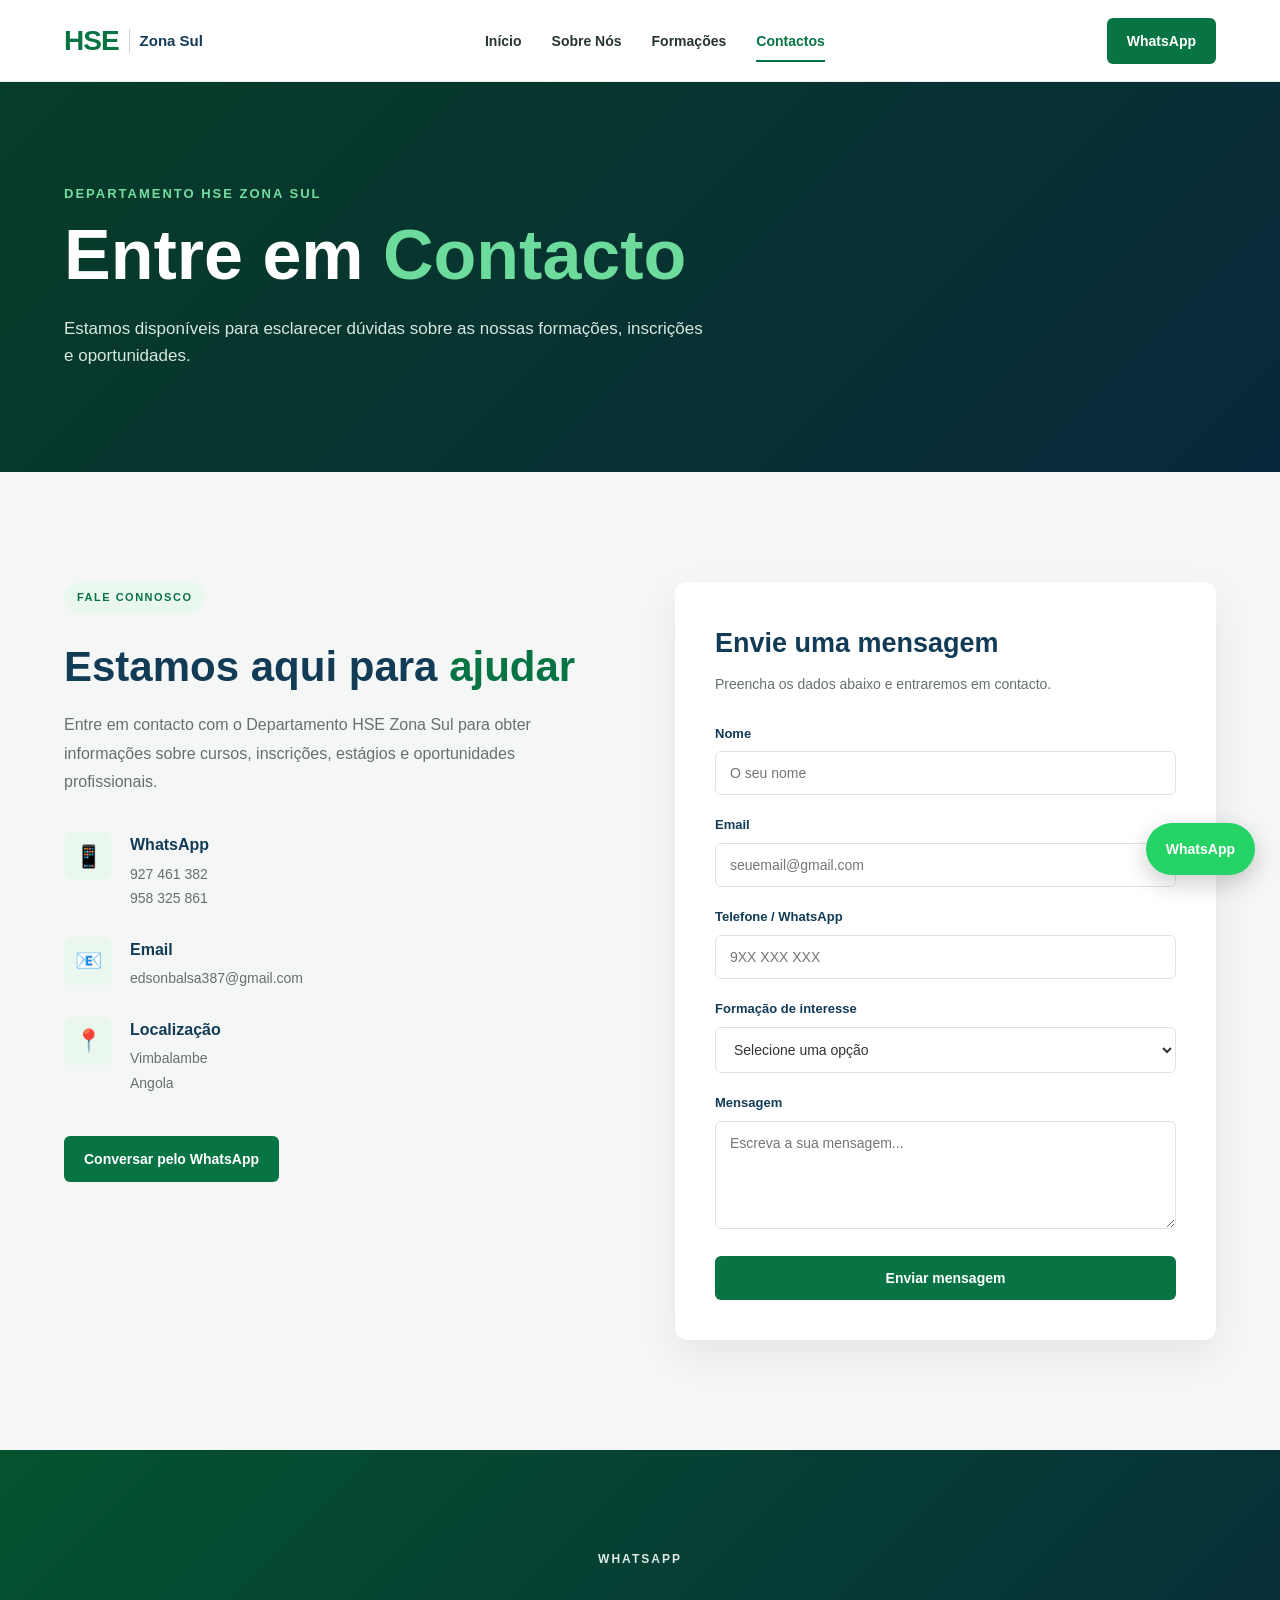
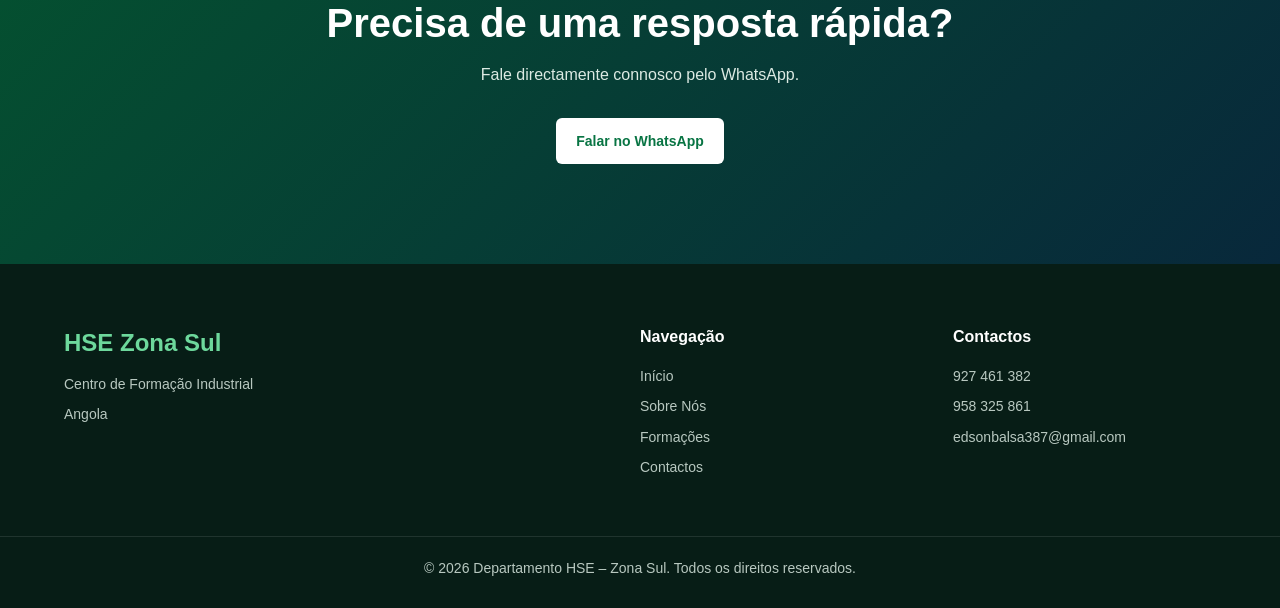
<file: contactos.html>
<!DOCTYPE html>
<html lang="pt">
<head>
    <meta charset="UTF-8">

    <meta name="viewport"
          content="width=device-width, initial-scale=1.0">

    <meta name="description"
          content="Entre em contacto com o Departamento HSE Zona Sul - Angola.">

    <title>Contactos | Departamento HSE Zona Sul</title>

    <link rel="stylesheet" href="style.css">
</head>

<body>

<!-- HEADER -->

<header class="header">

    <div class="container header-container">

        <a href="index.html" class="logo">
            <span class="logo-main">HSE</span>
            <span class="logo-sub">Zona Sul</span>
        </a>

        <nav class="nav" id="mainNav">

            <a href="index.html">
                Início
            </a>

            <a href="sobre.html">
                Sobre Nós
            </a>

            <a href="cursos.html">
                Formações
            </a>

            <a href="contactos.html" class="active">
                Contactos
            </a>

        </nav>

        <a href="#" class="btn-whatsapp header-whatsapp">
            WhatsApp
        </a>

        <button class="menu-toggle"
                id="menuToggle"
                aria-label="Abrir menu">
            ☰
        </button>

    </div>

</header>


<main>

    <!-- HERO -->

    <section class="page-hero">

        <div class="container">

            <p class="page-label">
                DEPARTAMENTO HSE ZONA SUL
            </p>

            <h1>
                Entre em
                <span>Contacto</span>
            </h1>

            <p>
                Estamos disponíveis para esclarecer
                dúvidas sobre as nossas formações,
                inscrições e oportunidades.
            </p>

        </div>

    </section>


    <!-- CONTACTOS -->

    <section class="contact-section">

        <div class="container contact-grid">


            <!-- INFORMAÇÕES -->

            <div class="contact-info">

                <span class="formation-tag">
                    FALE CONNOSCO
                </span>

                <h2>
                    Estamos aqui para
                    <span>ajudar</span>
                </h2>

                <p>
                    Entre em contacto com o Departamento
                    HSE Zona Sul para obter informações
                    sobre cursos, inscrições, estágios
                    e oportunidades profissionais.
                </p>


                <div class="contact-item">

                    <div class="contact-icon">
                        📱
                    </div>

                    <div>

                        <strong>
                            WhatsApp
                        </strong>

                        <p>
                            927 461 382
                        </p>

                        <p>
                            958 325 861
                        </p>

                    </div>

                </div>


                <div class="contact-item">

                    <div class="contact-icon">
                        📧
                    </div>

                    <div>

                        <strong>
                            Email
                        </strong>

                        <p>
                            edsonbalsa387@gmail.com
                        </p>

                    </div>

                </div>


                <div class="contact-item">

                    <div class="contact-icon">
                        📍
                    </div>

                    <div>

                        <strong>
                            Localização
                        </strong>

                        <p>
                            Vimbalambe
                        </p>

                        <p>
                            Angola
                        </p>

                    </div>

                </div>


                <a href="#"
                   class="btn-whatsapp contact-whatsapp">

                    Conversar pelo WhatsApp

                </a>

            </div>


            <!-- FORMULÁRIO -->

            <div class="contact-form-box">

                <h3>
                    Envie uma mensagem
                </h3>

                <p>
                    Preencha os dados abaixo e
                    entraremos em contacto.
                </p>


                <form id="contactForm">

                    <div class="form-group">

                        <label for="name">
                            Nome
                        </label>

                        <input
                            type="text"
                            id="name"
                            placeholder="O seu nome"
                            required>

                    </div>


                    <div class="form-group">

                        <label for="email">
                            Email
                        </label>

                        <input
                            type="email"
                            id="email"
                            placeholder="seuemail@gmail.com"
                            required>

                    </div>


                    <div class="form-group">

                        <label for="phone">
                            Telefone / WhatsApp
                        </label>

                        <input
                            type="tel"
                            id="phone"
                            placeholder="9XX XXX XXX">

                    </div>


                    <div class="form-group">

                        <label for="course">
                            Formação de interesse
                        </label>

                        <select id="course">

                            <option value="">
                                Selecione uma opção
                            </option>

                            <option>
                                Tubista
                            </option>

                            <option>
                                Gruista
                            </option>

                            <option>
                                Mecânica
                            </option>

                            <option>
                                Eletromecânica
                            </option>

                            <option>
                                Soldadura
                            </option>

                            <option>
                                HST
                            </option>

                            <option>
                                Formação Offshore
                            </option>

                            <option>
                                Outra
                            </option>

                        </select>

                    </div>


                    <div class="form-group">

                        <label for="message">
                            Mensagem
                        </label>

                        <textarea
                            id="message"
                            rows="5"
                            placeholder="Escreva a sua mensagem..."
                            required></textarea>

                    </div>


                    <button
                        type="submit"
                        class="form-submit">

                        Enviar mensagem

                    </button>

                </form>

            </div>

        </div>

    </section>


    <!-- CTA -->

    <section class="cta">

        <div class="container">

            <p class="cta-label">
                WHATSAPP
            </p>

            <h2>
                Precisa de uma resposta rápida?
            </h2>

            <p>
                Fale directamente connosco pelo WhatsApp.
            </p>

            <a href="#"
               class="btn-whatsapp">

                Falar no WhatsApp

            </a>

        </div>

    </section>

</main>


<!-- FOOTER -->

<footer class="footer">

    <div class="container footer-grid">

        <div>

            <h3>
                HSE Zona Sul
            </h3>

            <p>
                Centro de Formação Industrial
            </p>

            <p>
                Angola
            </p>

        </div>


        <div>

            <h4>
                Navegação
            </h4>

            <a href="index.html">
                Início
            </a>

            <a href="sobre.html">
                Sobre Nós
            </a>

            <a href="cursos.html">
                Formações
            </a>

            <a href="contactos.html">
                Contactos
            </a>

        </div>


        <div>

            <h4>
                Contactos
            </h4>

            <p>
                927 461 382
            </p>

            <p>
                958 325 861
            </p>

            <p>
                edsonbalsa387@gmail.com
            </p>

        </div>

    </div>


    <div class="copyright">

        <p>
            © 2026 Departamento HSE – Zona Sul.
            Todos os direitos reservados.
        </p>

    </div>

</footer>


<!-- WHATSAPP FLUTUANTE -->

<a href="#"
   class="whatsapp-floating">

    WhatsApp

</a>


<script src="javascript.js"></script>

</body>
</html>
</file>
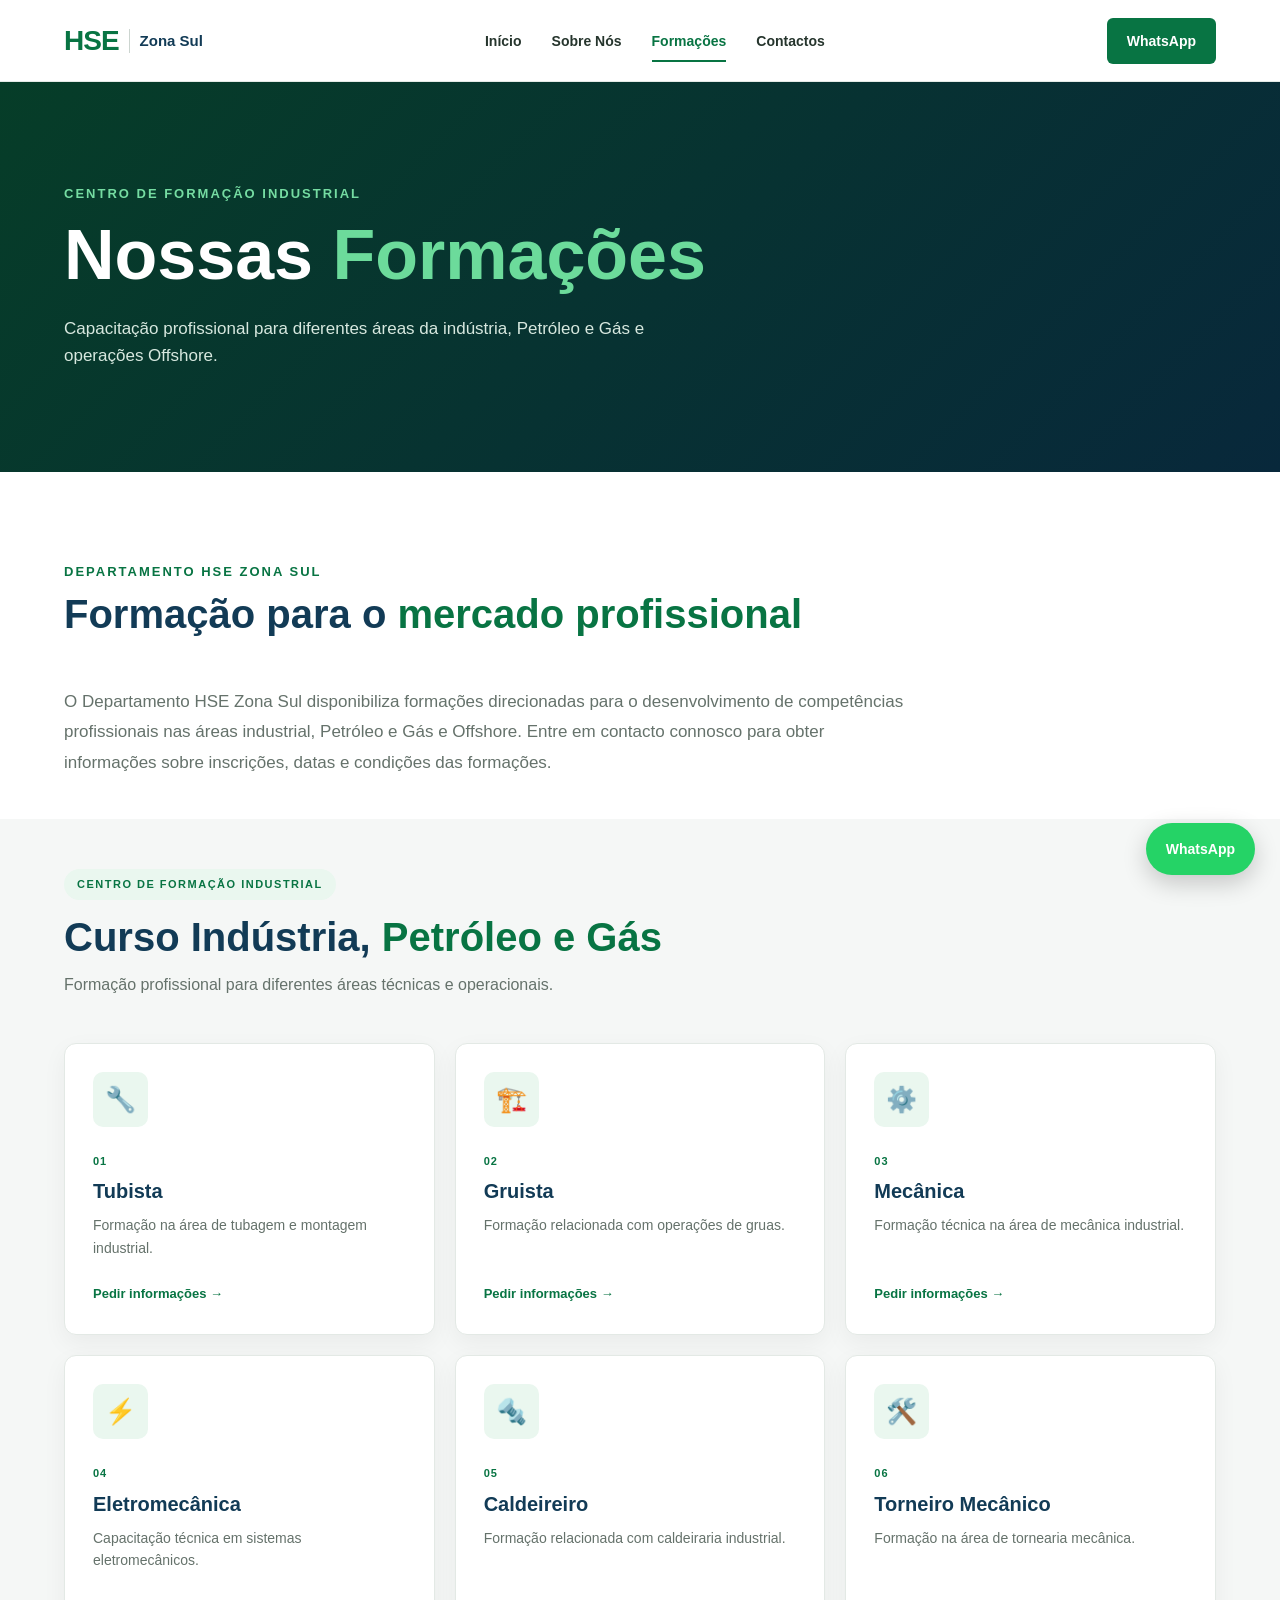
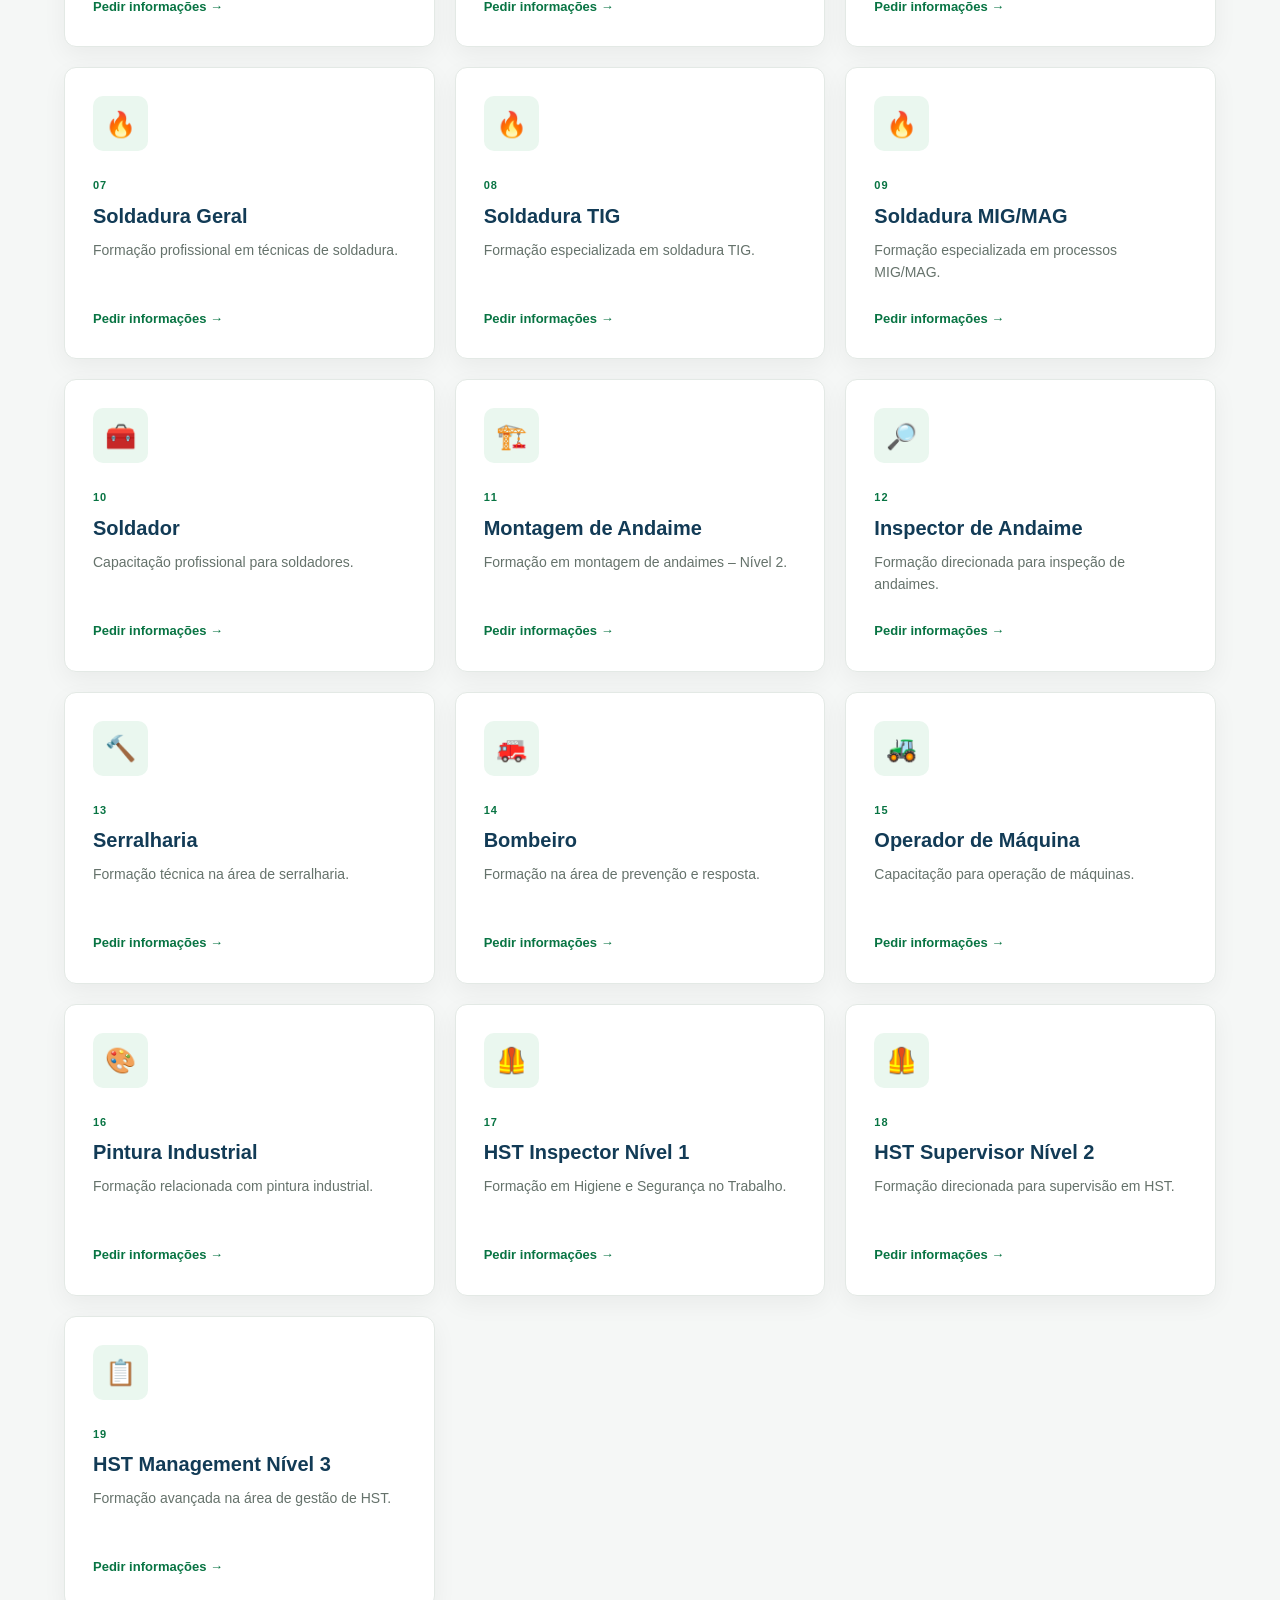
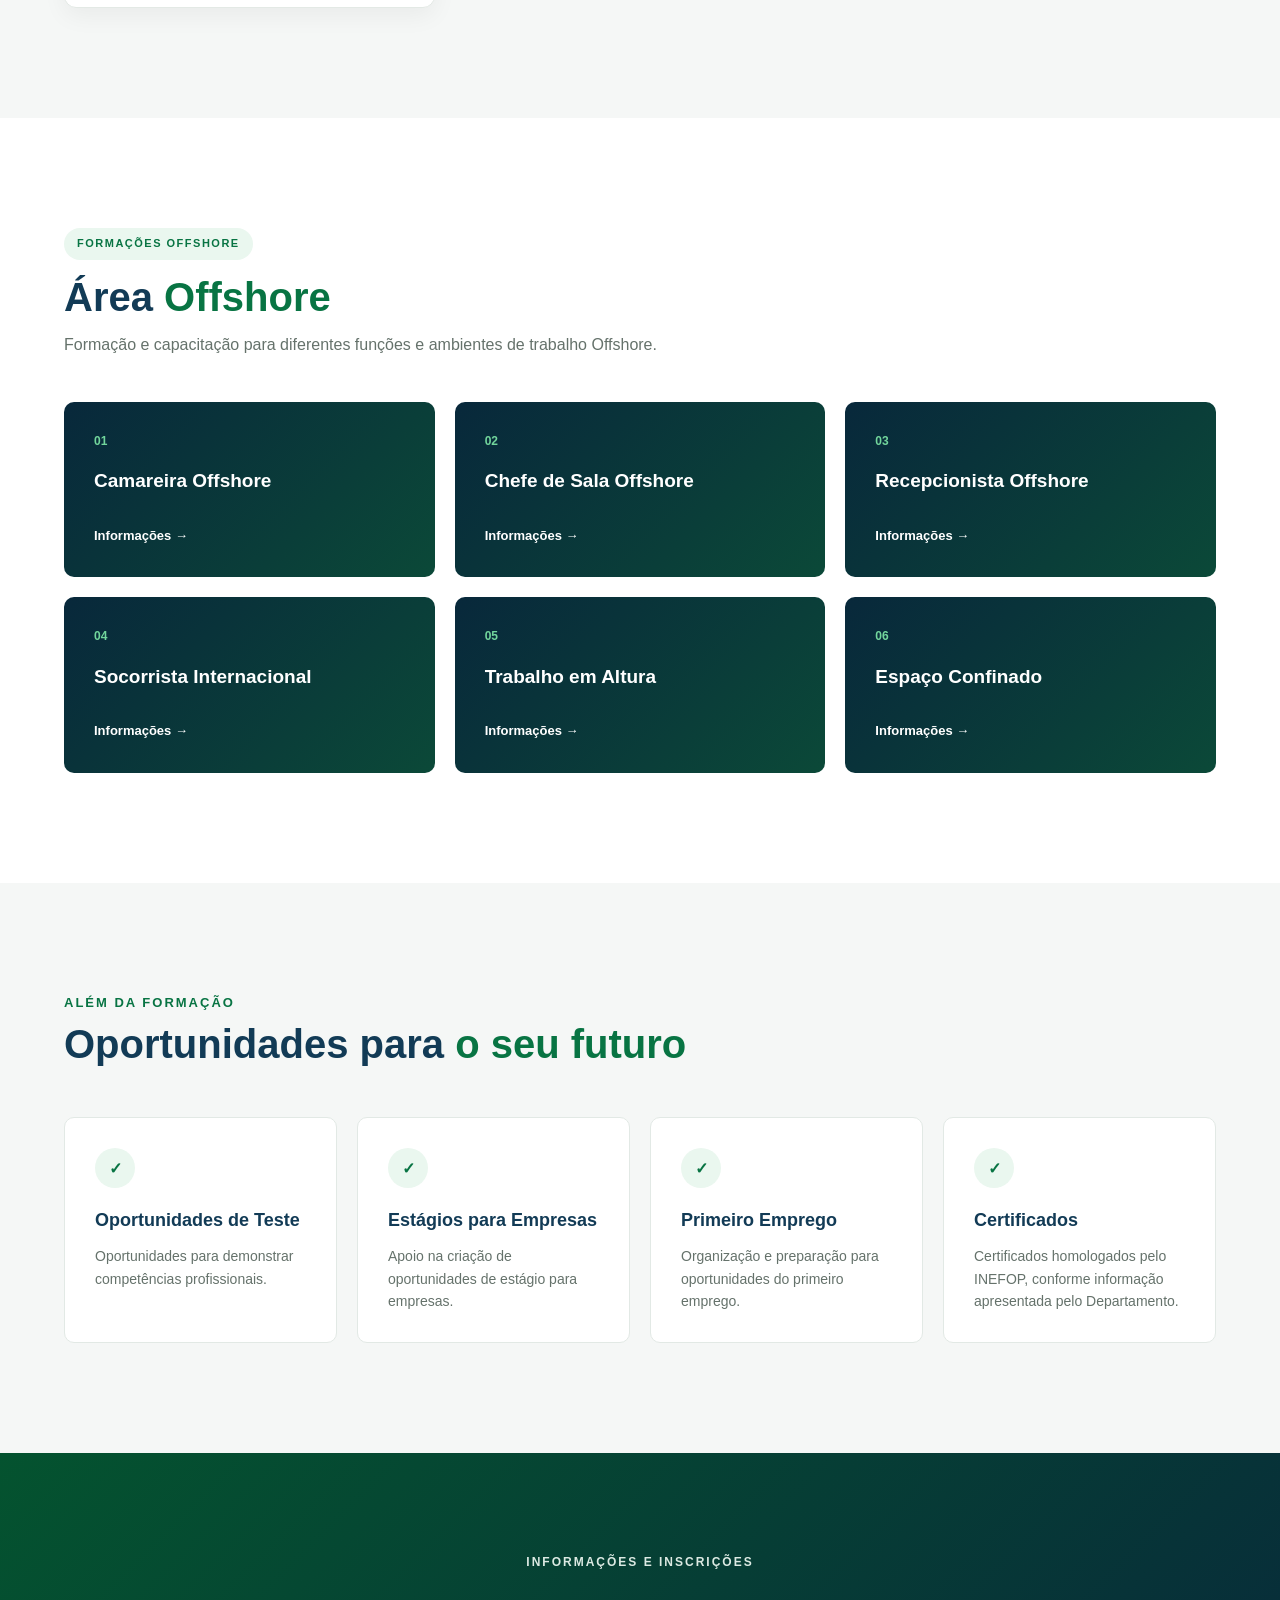
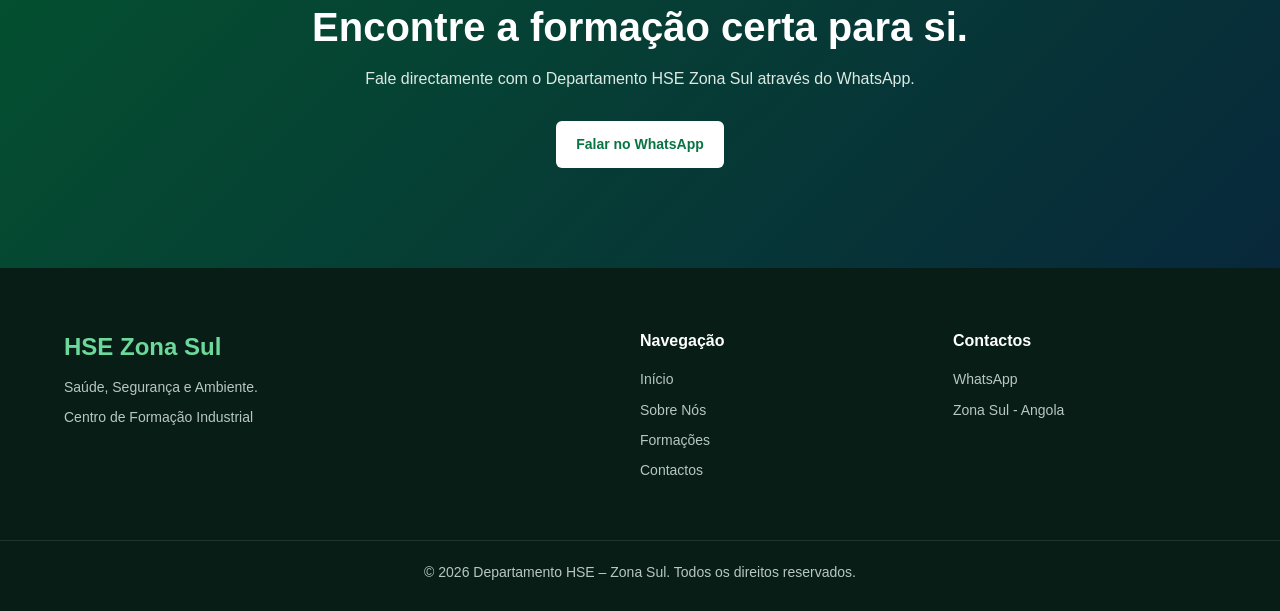
<file: curso.html>
<!DOCTYPE html>
<html lang="pt">
<head>

    <meta charset="UTF-8">

    <meta name="viewport"
          content="width=device-width, initial-scale=1.0">

    <meta name="description"
          content="Formações do Departamento HSE Zona Sul - Angola. Centro de Formação Industrial, Petróleo e Gás e formações Offshore.">

    <title>Formações | Departamento HSE Zona Sul</title>

    <link rel="stylesheet" href="style.css">

</head>

<body>

<!-- ================= HEADER ================= -->

<header class="header">

    <div class="container header-container">

        <a href="index.html" class="logo">

            <span class="logo-main">
                HSE
            </span>

            <span class="logo-sub">
                Zona Sul
            </span>

        </a>


        <nav class="nav" id="mainNav">

            <a href="index.html">
                Início
            </a>

            <a href="sobre.html">
                Sobre Nós
            </a>

            <a href="cursos.html" class="active">
                Formações
            </a>

            <a href="contactos.html">
                Contactos
            </a>

        </nav>


        <a href="#"
           class="btn-whatsapp header-whatsapp">

            WhatsApp

        </a>


        <button class="menu-toggle"
                id="menuToggle"
                aria-label="Abrir menu">

            ☰

        </button>

    </div>

</header>


<!-- ================= CONTEÚDO ================= -->

<main>


    <!-- HERO -->

    <section class="page-hero">

        <div class="container">

            <p class="page-label">
                CENTRO DE FORMAÇÃO INDUSTRIAL
            </p>

            <h1>
                Nossas
                <span>Formações</span>
            </h1>

            <p>
                Capacitação profissional para diferentes
                áreas da indústria, Petróleo e Gás e
                operações Offshore.
            </p>

        </div>

    </section>


    <!-- INTRODUÇÃO -->

    <section class="courses-intro">

        <div class="container">

            <div class="section-title">

                <p>
                    DEPARTAMENTO HSE ZONA SUL
                </p>

                <h2>
                    Formação para o
                    <span>mercado profissional</span>
                </h2>

            </div>

            <p class="intro-text">

                O Departamento HSE Zona Sul disponibiliza
                formações direcionadas para o desenvolvimento
                de competências profissionais nas áreas
                industrial, Petróleo e Gás e Offshore.

                Entre em contacto connosco para obter
                informações sobre inscrições, datas e
                condições das formações.

            </p>

        </div>

    </section>


    <!-- =========================================
         INDÚSTRIA / PETRÓLEO E GÁS
    ========================================== -->

    <section class="all-courses">

        <div class="container">

            <div class="formation-heading">

                <span class="formation-tag">
                    CENTRO DE FORMAÇÃO INDUSTRIAL
                </span>

                <h2>
                    Curso Indústria,
                    <span>Petróleo e Gás</span>
                </h2>

                <p>
                    Formação profissional para diferentes
                    áreas técnicas e operacionais.
                </p>

            </div>


            <div class="formation-grid">


                <!-- 01 -->

                <article class="formation-card">

                    <div class="formation-icon">
                        🔧
                    </div>

                    <span class="formation-number">
                        01
                    </span>

                    <h3>
                        Tubista
                    </h3>

                    <p>
                        Formação na área de tubagem
                        e montagem industrial.
                    </p>

                    <a href="#"
                       class="course-whatsapp"
                       data-course="Tubista">

                        Pedir informações →

                    </a>

                </article>


                <!-- 02 -->

                <article class="formation-card">

                    <div class="formation-icon">
                        🏗️
                    </div>

                    <span class="formation-number">
                        02
                    </span>

                    <h3>
                        Gruista
                    </h3>

                    <p>
                        Formação relacionada com
                        operações de gruas.
                    </p>

                    <a href="#"
                       class="course-whatsapp"
                       data-course="Gruista">

                        Pedir informações →

                    </a>

                </article>


                <!-- 03 -->

                <article class="formation-card">

                    <div class="formation-icon">
                        ⚙️
                    </div>

                    <span class="formation-number">
                        03
                    </span>

                    <h3>
                        Mecânica
                    </h3>

                    <p>
                        Formação técnica na área
                        de mecânica industrial.
                    </p>

                    <a href="#"
                       class="course-whatsapp"
                       data-course="Mecânica">

                        Pedir informações →

                    </a>

                </article>


                <!-- 04 -->

                <article class="formation-card">

                    <div class="formation-icon">
                        ⚡
                    </div>

                    <span class="formation-number">
                        04
                    </span>

                    <h3>
                        Eletromecânica
                    </h3>

                    <p>
                        Capacitação técnica em
                        sistemas eletromecânicos.
                    </p>

                    <a href="#"
                       class="course-whatsapp"
                       data-course="Eletromecânica">

                        Pedir informações →

                    </a>

                </article>


                <!-- 05 -->

                <article class="formation-card">

                    <div class="formation-icon">
                        🔩
                    </div>

                    <span class="formation-number">
                        05
                    </span>

                    <h3>
                        Caldeireiro
                    </h3>

                    <p>
                        Formação relacionada com
                        caldeiraria industrial.
                    </p>

                    <a href="#"
                       class="course-whatsapp"
                       data-course="Caldeireiro">

                        Pedir informações →

                    </a>

                </article>


                <!-- 06 -->

                <article class="formation-card">

                    <div class="formation-icon">
                        🛠️
                    </div>

                    <span class="formation-number">
                        06
                    </span>

                    <h3>
                        Torneiro Mecânico
                    </h3>

                    <p>
                        Formação na área de
                        tornearia mecânica.
                    </p>

                    <a href="#"
                       class="course-whatsapp"
                       data-course="Torneiro Mecânico">

                        Pedir informações →

                    </a>

                </article>


                <!-- 07 -->

                <article class="formation-card">

                    <div class="formation-icon">
                        🔥
                    </div>

                    <span class="formation-number">
                        07
                    </span>

                    <h3>
                        Soldadura Geral
                    </h3>

                    <p>
                        Formação profissional em
                        técnicas de soldadura.
                    </p>

                    <a href="#"
                       class="course-whatsapp"
                       data-course="Soldadura Geral">

                        Pedir informações →

                    </a>

                </article>


                <!-- 08 -->

                <article class="formation-card">

                    <div class="formation-icon">
                        🔥
                    </div>

                    <span class="formation-number">
                        08
                    </span>

                    <h3>
                        Soldadura TIG
                    </h3>

                    <p>
                        Formação especializada
                        em soldadura TIG.
                    </p>

                    <a href="#"
                       class="course-whatsapp"
                       data-course="Soldadura TIG">

                        Pedir informações →

                    </a>

                </article>


                <!-- 09 -->

                <article class="formation-card">

                    <div class="formation-icon">
                        🔥
                    </div>

                    <span class="formation-number">
                        09
                    </span>

                    <h3>
                        Soldadura MIG/MAG
                    </h3>

                    <p>
                        Formação especializada
                        em processos MIG/MAG.
                    </p>

                    <a href="#"
                       class="course-whatsapp"
                       data-course="Soldadura MIG/MAG">

                        Pedir informações →

                    </a>

                </article>


                <!-- 10 -->

                <article class="formation-card">

                    <div class="formation-icon">
                        🧰
                    </div>

                    <span class="formation-number">
                        10
                    </span>

                    <h3>
                        Soldador
                    </h3>

                    <p>
                        Capacitação profissional
                        para soldadores.
                    </p>

                    <a href="#"
                       class="course-whatsapp"
                       data-course="Soldador">

                        Pedir informações →

                    </a>

                </article>


                <!-- 11 -->

                <article class="formation-card">

                    <div class="formation-icon">
                        🏗️
                    </div>

                    <span class="formation-number">
                        11
                    </span>

                    <h3>
                        Montagem de Andaime
                    </h3>

                    <p>
                        Formação em montagem
                        de andaimes – Nível 2.
                    </p>

                    <a href="#"
                       class="course-whatsapp"
                       data-course="Montagem de Andaime - Nível 2">

                        Pedir informações →

                    </a>

                </article>


                <!-- 12 -->

                <article class="formation-card">

                    <div class="formation-icon">
                        🔎
                    </div>

                    <span class="formation-number">
                        12
                    </span>

                    <h3>
                        Inspector de Andaime
                    </h3>

                    <p>
                        Formação direcionada para
                        inspeção de andaimes.
                    </p>

                    <a href="#"
                       class="course-whatsapp"
                       data-course="Inspector de Andaime">

                        Pedir informações →

                    </a>

                </article>


                <!-- 13 -->

                <article class="formation-card">

                    <div class="formation-icon">
                        🔨
                    </div>

                    <span class="formation-number">
                        13
                    </span>

                    <h3>
                        Serralharia
                    </h3>

                    <p>
                        Formação técnica na área
                        de serralharia.
                    </p>

                    <a href="#"
                       class="course-whatsapp"
                       data-course="Serralharia">

                        Pedir informações →

                    </a>

                </article>


                <!-- 14 -->

                <article class="formation-card">

                    <div class="formation-icon">
                        🚒
                    </div>

                    <span class="formation-number">
                        14
                    </span>

                    <h3>
                        Bombeiro
                    </h3>

                    <p>
                        Formação na área de
                        prevenção e resposta.
                    </p>

                    <a href="#"
                       class="course-whatsapp"
                       data-course="Bombeiro">

                        Pedir informações →

                    </a>

                </article>


                <!-- 15 -->

                <article class="formation-card">

                    <div class="formation-icon">
                        🚜
                    </div>

                    <span class="formation-number">
                        15
                    </span>

                    <h3>
                        Operador de Máquina
                    </h3>

                    <p>
                        Capacitação para operação
                        de máquinas.
                    </p>

                    <a href="#"
                       class="course-whatsapp"
                       data-course="Operador de Máquina">

                        Pedir informações →

                    </a>

                </article>


                <!-- 16 -->

                <article class="formation-card">

                    <div class="formation-icon">
                        🎨
                    </div>

                    <span class="formation-number">
                        16
                    </span>

                    <h3>
                        Pintura Industrial
                    </h3>

                    <p>
                        Formação relacionada com
                        pintura industrial.
                    </p>

                    <a href="#"
                       class="course-whatsapp"
                       data-course="Pintura Industrial">

                        Pedir informações →

                    </a>

                </article>


                <!-- 17 -->

                <article class="formation-card">

                    <div class="formation-icon">
                        🦺
                    </div>

                    <span class="formation-number">
                        17
                    </span>

                    <h3>
                        HST Inspector Nível 1
                    </h3>

                    <p>
                        Formação em Higiene e
                        Segurança no Trabalho.
                    </p>

                    <a href="#"
                       class="course-whatsapp"
                       data-course="HST Inspector Nível 1">

                        Pedir informações →

                    </a>

                </article>


                <!-- 18 -->

                <article class="formation-card">

                    <div class="formation-icon">
                        🦺
                    </div>

                    <span class="formation-number">
                        18
                    </span>

                    <h3>
                        HST Supervisor Nível 2
                    </h3>

                    <p>
                        Formação direcionada para
                        supervisão em HST.
                    </p>

                    <a href="#"
                       class="course-whatsapp"
                       data-course="HST Supervisor Nível 2">

                        Pedir informações →

                    </a>

                </article>


                <!-- 19 -->

                <article class="formation-card">

                    <div class="formation-icon">
                        📋
                    </div>

                    <span class="formation-number">
                        19
                    </span>

                    <h3>
                        HST Management Nível 3
                    </h3>

                    <p>
                        Formação avançada na área
                        de gestão de HST.
                    </p>

                    <a href="#"
                       class="course-whatsapp"
                       data-course="HST Management Nível 3">

                        Pedir informações →

                    </a>

                </article>

            </div>

        </div>

    </section>


    <!-- =========================================
         OFFSHORE
    ========================================== -->

    <section class="offshore-section">

        <div class="container">

            <div class="formation-heading">

                <span class="formation-tag">
                    FORMAÇÕES OFFSHORE
                </span>

                <h2>
                    Área
                    <span>Offshore</span>
                </h2>

                <p>
                    Formação e capacitação para
                    diferentes funções e ambientes
                    de trabalho Offshore.
                </p>

            </div>


            <div class="offshore-grid">


                <article class="offshore-card">

                    <span>01</span>

                    <h3>
                        Camareira Offshore
                    </h3>

                    <a href="#"
                       class="course-whatsapp"
                       data-course="Camareira Offshore">

                        Informações →

                    </a>

                </article>


                <article class="offshore-card">

                    <span>02</span>

                    <h3>
                        Chefe de Sala Offshore
                    </h3>

                    <a href="#"
                       class="course-whatsapp"
                       data-course="Chefe de Sala Offshore">

                        Informações →

                    </a>

                </article>


                <article class="offshore-card">

                    <span>03</span>

                    <h3>
                        Recepcionista Offshore
                    </h3>

                    <a href="#"
                       class="course-whatsapp"
                       data-course="Recepcionista Offshore">

                        Informações →

                    </a>

                </article>


                <article class="offshore-card">

                    <span>04</span>

                    <h3>
                        Socorrista Internacional
                    </h3>

                    <a href="#"
                       class="course-whatsapp"
                       data-course="Socorrista Internacional">

                        Informações →

                    </a>

                </article>


                <article class="offshore-card">

                    <span>05</span>

                    <h3>
                        Trabalho em Altura
                    </h3>

                    <a href="#"
                       class="course-whatsapp"
                       data-course="Trabalho em Altura">

                        Informações →

                    </a>

                </article>


                <article class="offshore-card">

                    <span>06</span>

                    <h3>
                        Espaço Confinado
                    </h3>

                    <a href="#"
                       class="course-whatsapp"
                       data-course="Espaço Confinado">

                        Informações →

                    </a>

                </article>

            </div>

        </div>

    </section>


    <!-- =========================================
         OPORTUNIDADES
    ========================================== -->

    <section class="opportunities">

        <div class="container">

            <div class="section-title">

                <p>
                    ALÉM DA FORMAÇÃO
                </p>

                <h2>
                    Oportunidades para
                    <span>o seu futuro</span>
                </h2>

            </div>


            <div class="opportunities-grid">

                <div class="opportunity-card">

                    <span>
                        ✓
                    </span>

                    <h3>
                        Oportunidades de Teste
                    </h3>

                    <p>
                        Oportunidades para demonstrar
                        competências profissionais.
                    </p>

                </div>


                <div class="opportunity-card">

                    <span>
                        ✓
                    </span>

                    <h3>
                        Estágios para Empresas
                    </h3>

                    <p>
                        Apoio na criação de oportunidades
                        de estágio para empresas.
                    </p>

                </div>


                <div class="opportunity-card">

                    <span>
                        ✓
                    </span>

                    <h3>
                        Primeiro Emprego
                    </h3>

                    <p>
                        Organização e preparação para
                        oportunidades do primeiro emprego.
                    </p>

                </div>


                <div class="opportunity-card">

                    <span>
                        ✓
                    </span>

                    <h3>
                        Certificados
                    </h3>

                    <p>
                        Certificados homologados pelo
                        INEFOP, conforme informação
                        apresentada pelo Departamento.
                    </p>

                </div>

            </div>

        </div>

    </section>


    <!-- CTA -->

    <section class="cta">

        <div class="container">

            <p class="cta-label">
                INFORMAÇÕES E INSCRIÇÕES
            </p>

            <h2>
                Encontre a formação
                certa para si.
            </h2>

            <p>
                Fale directamente com o Departamento
                HSE Zona Sul através do WhatsApp.
            </p>

            <a href="#"
               class="btn-whatsapp">

                Falar no WhatsApp

            </a>

        </div>

    </section>

</main>


<!-- ================= FOOTER ================= -->

<footer class="footer">

    <div class="container footer-grid">

        <div>

            <h3>
                HSE Zona Sul
            </h3>

            <p>
                Saúde, Segurança e Ambiente.
            </p>

            <p>
                Centro de Formação Industrial
            </p>

        </div>


        <div>

            <h4>
                Navegação
            </h4>

            <a href="index.html">
                Início
            </a>

            <a href="sobre.html">
                Sobre Nós
            </a>

            <a href="cursos.html">
                Formações
            </a>

            <a href="contactos.html">
                Contactos
            </a>

        </div>


        <div>

            <h4>
                Contactos
            </h4>

            <p>
                WhatsApp
            </p>

            <p>
                Zona Sul - Angola
            </p>

        </div>

    </div>


    <div class="copyright">

        <p>
            © 2026 Departamento HSE – Zona Sul.
            Todos os direitos reservados.
        </p>

    </div>

</footer>


<!-- WHATSAPP -->

<a href="#"
   class="whatsapp-floating"
   aria-label="Falar no WhatsApp">

    WhatsApp

</a>


<script src="javascript.js"></script>

</body>
</html>
</file>
<file: style.css>
/* =========================================
   HSE ZONA SUL
   STYLE.CSS
========================================= */


/* ================= RESET ================= */

* {
    margin: 0;
    padding: 0;
    box-sizing: border-box;
}

html {
    scroll-behavior: smooth;
}

body {
    font-family:
        Arial,
        Helvetica,
        sans-serif;

    color: #17221b;

    background: #ffffff;

    line-height: 1.6;
}

a {
    text-decoration: none;
    color: inherit;
}

button {
    font-family: inherit;
}


/* ================= CORES ================= */

:root {

    --verde: #087443;

    --verde-escuro: #04532f;

    --verde-claro: #eaf7ef;

    --azul: #123b56;

    --azul-escuro: #08283b;

    --branco: #ffffff;

    --cinza: #f5f7f6;

    --texto: #17221b;

    --texto-claro: #65726b;

    --borda: #e4eae6;

    --whatsapp: #25D366;

    --sombra:
        0 15px 40px rgba(0, 0, 0, 0.08);
}


/* ================= CONTAINER ================= */

.container {

    width: 90%;

    max-width: 1200px;

    margin: auto;
}


/* ================= HEADER ================= */

.header {

    width: 100%;

    height: 82px;

    background:
        rgba(255,255,255,0.97);

    border-bottom:
        1px solid var(--borda);

    position: sticky;

    top: 0;

    z-index: 1000;

    backdrop-filter:
        blur(10px);
}

.header-container {

    height: 82px;

    display: flex;

    align-items: center;

    justify-content: space-between;

    gap: 25px;
}


/* LOGO */

.logo {

    display: flex;

    align-items: center;

    gap: 10px;

    font-weight: 800;
}

.logo-main {

    color: var(--verde);

    font-size: 28px;

    letter-spacing: -1px;
}

.logo-sub {

    color: var(--azul);

    font-size: 15px;

    border-left:
        1px solid #ccd5d0;

    padding-left: 10px;
}


/* NAV */

.nav {

    display: flex;

    align-items: center;

    gap: 30px;
}

.nav a {

    position: relative;

    color: #26352d;

    font-size: 14px;

    font-weight: 600;

    padding: 10px 0;

    transition: 0.3s;
}

.nav a:hover,
.nav a.active {

    color: var(--verde);
}

.nav a::after {

    content: "";

    position: absolute;

    left: 0;

    bottom: 0;

    width: 0;

    height: 2px;

    background: var(--verde);

    transition: 0.3s;
}

.nav a:hover::after,
.nav a.active::after {

    width: 100%;
}


/* ================= BOTÕES ================= */

.btn-primary,
.btn-outline,
.btn-whatsapp {

    display: inline-flex;

    align-items: center;

    justify-content: center;

    border-radius: 6px;

    font-size: 14px;

    font-weight: 700;

    transition: 0.3s;

    cursor: pointer;
}


/* PRINCIPAL */

.btn-primary {

    gap: 14px;

    padding: 15px 24px;

    background: var(--verde);

    color: var(--branco);
}

.btn-primary:hover {

    background: var(--verde-escuro);

    transform:
        translateY(-3px);
}


/* OUTLINE */

.btn-outline {

    padding: 14px 22px;

    border:
        1px solid
        rgba(255,255,255,0.5);

    color: var(--branco);
}

.btn-outline:hover {

    background: var(--branco);

    color: var(--azul);
}


/* WHATSAPP */

.btn-whatsapp {

    padding: 12px 20px;

    background: var(--verde);

    color: var(--branco);
}

.btn-whatsapp:hover {

    background: var(--verde-escuro);

    transform:
        translateY(-2px);
}


/* ================= MENU MOBILE ================= */

.menu-toggle {

    display: none;

    border: none;

    background: transparent;

    color: var(--azul);

    font-size: 28px;

    cursor: pointer;
}


/* ================= HERO ================= */

.hero {

    min-height: 720px;

    position: relative;

    display: flex;

    align-items: center;

    background-image:
        url("imagens\NEW TECK EMERGENCIA.jpg");

    background-size: cover;

    background-position: center;

    overflow: hidden;
}


/* SOBREPOSIÇÃO */

.hero-overlay {

    position: absolute;

    inset: 0;

    background:
        linear-gradient(
            90deg,
            rgba(3,29,20,0.96),
            rgba(3,29,20,0.78),
            rgba(3,29,20,0.32)
        );
}


/* CONTEÚDO */

.hero-content {

    position: relative;

    z-index: 2;

    color: var(--branco);

    padding: 90px 0;
}


/* BADGE */

.hero-badge {

    display: inline-block;

    padding: 8px 14px;

    margin-bottom: 22px;

    border:
        1px solid
        rgba(110,220,160,0.5);

    border-radius: 50px;

    background:
        rgba(100,210,150,0.08);

    color: #8ce2ae;

    font-size: 11px;

    font-weight: 800;

    letter-spacing: 1.8px;
}


/* SUBTÍTULO */

.hero-subtitle {

    color: #72d69c;

    font-size: 14px;

    font-weight: 800;

    letter-spacing: 2px;

    margin-bottom: 15px;
}


/* TÍTULO */

.hero h1 {

    max-width: 800px;

    font-size:
        clamp(48px, 7vw, 82px);

    line-height: 1.02;

    letter-spacing: -2px;

    margin-bottom: 28px;
}

.hero h1 span {

    display: block;

    color: #6cdb9b;
}


/* DESCRIÇÃO */

.hero-description {

    max-width: 650px;

    color: #dce9e2;

    font-size: 18px;

    line-height: 1.7;

    margin-bottom: 38px;
}


/* BOTÕES HERO */

.hero-buttons {

    display: flex;

    flex-wrap: wrap;

    gap: 14px;
}


/* INFORMAÇÕES */

.hero-info {

    display: flex;

    align-items: center;

    gap: 25px;

    margin-top: 70px;
}

.hero-info-item {

    display: flex;

    flex-direction: column;

    gap: 3px;
}

.hero-info-item strong {

    color: var(--branco);

    font-size: 13px;

    letter-spacing: 1px;
}

.hero-info-item span {

    color: #a9bbb2;

    font-size: 12px;
}

.hero-divider {

    width: 1px;

    height: 35px;

    background:
        rgba(255,255,255,0.2);
}


/* ================= TÍTULOS ================= */

.section-title {

    margin-bottom: 50px;
}

.section-title p {

    color: var(--verde);

    font-size: 13px;

    font-weight: 800;

    letter-spacing: 2px;

    margin-bottom: 8px;
}

.section-title h2 {

    color: var(--azul);

    font-size: 40px;

    line-height: 1.15;
}

.section-title h2 span {

    color: var(--verde);
}


/* ================= SOBRE ================= */

.about {

    padding: 110px 0;

    background: var(--branco);
}

.about-content {

    max-width: 800px;
}

.about-content h3 {

    color: var(--azul);

    font-size: 28px;

    margin-bottom: 20px;
}

.about-content p {

    color: var(--texto-claro);

    font-size: 17px;

    margin-bottom: 15px;
}

.read-more {

    display: inline-block;

    margin-top: 15px;

    color: var(--verde);

    font-weight: 800;
}


/* ================= FORMAÇÕES ================= */

.courses {

    padding: 110px 0;

    background: var(--cinza);
}

.courses-grid {

    display: grid;

    grid-template-columns:
        repeat(4, 1fr);

    gap: 25px;
}

.course-card {

    background: var(--branco);

    padding: 30px;

    border:
        1px solid var(--borda);

    border-radius: 10px;

    box-shadow: var(--sombra);

    transition: 0.3s;
}

.course-card:hover {

    transform:
        translateY(-8px);
}

.course-icon {

    width: 60px;

    height: 60px;

    display: flex;

    align-items: center;

    justify-content: center;

    background: var(--verde-claro);

    border-radius: 10px;

    font-size: 28px;

    margin-bottom: 25px;
}

.course-card h3 {

    color: var(--azul);

    font-size: 20px;

    margin-bottom: 12px;
}

.course-card p {

    color: var(--texto-claro);

    font-size: 15px;

    margin-bottom: 20px;
}

.course-card a {

    color: var(--verde);

    font-size: 14px;

    font-weight: 800;
}


/* ================= CTA ================= */

.cta {

    padding: 100px 0;

    text-align: center;

    color: var(--branco);

    background:
        linear-gradient(
            135deg,
            var(--verde-escuro),
            var(--azul-escuro)
        );
}

.cta-label {

    color: #79dca2;

    font-size: 12px;

    font-weight: 800;

    letter-spacing: 2px;

    margin-bottom: 12px;
}

.cta h2 {

    max-width: 750px;

    margin:
        0 auto 15px;

    font-size: 40px;

    line-height: 1.2;
}

.cta p {

    color: #dceae3;

    margin-bottom: 30px;
}

.cta .btn-whatsapp {

    background: var(--branco);

    color: var(--verde);
}


/* ================= FOOTER ================= */

.footer {

    padding-top: 60px;

    background: #071d16;

    color: var(--branco);
}

.footer-grid {

    display: grid;

    grid-template-columns:
        2fr 1fr 1fr;

    gap: 50px;

    padding-bottom: 50px;
}

.footer h3 {

    color: #6dd89c;

    font-size: 24px;

    margin-bottom: 10px;
}

.footer h4 {

    margin-bottom: 15px;
}

.footer p,
.footer a {

    display: block;

    color: #b8c8c0;

    font-size: 14px;

    margin-bottom: 8px;
}

.footer a:hover {

    color: #6dd89c;
}

.copyright {

    padding: 20px;

    text-align: center;

    border-top:
        1px solid
        rgba(255,255,255,0.1);
}


/* ================= WHATSAPP FLUTUANTE ================= */

.whatsapp-floating {

    position: fixed;

    right: 25px;

    bottom: 25px;

    z-index: 2000;

    background: var(--whatsapp);

    color: var(--branco);

    padding: 15px 20px;

    border-radius: 50px;

    font-size: 14px;

    font-weight: 800;

    box-shadow:
        0 8px 25px
        rgba(0,0,0,0.20);

    transition: 0.3s;
}

.whatsapp-floating:hover {

    transform:
        translateY(-4px)
        scale(1.03);
}


/* ================= RESPONSIVIDADE ================= */

@media (max-width: 1000px) {

    .courses-grid {

        grid-template-columns:
            repeat(2, 1fr);
    }

    .nav {

        gap: 18px;
    }
}


@media (max-width: 750px) {

    .header,
    .header-container {

        height: 70px;
    }

    .nav {

        position: absolute;

        top: 70px;

        left: 0;

        width: 100%;

        background: var(--branco);

        display: none;

        flex-direction: column;

        align-items: flex-start;

        gap: 0;

        padding: 10px 5%;

        border-bottom:
            1px solid var(--borda);

        box-shadow:
            0 10px 25px
            rgba(0,0,0,0.08);
    }

    .nav.active {

        display: flex;
    }

    .nav a {

        width: 100%;

        padding: 15px 0;

        border-bottom:
            1px solid #edf0ee;
    }

    .nav a::after {

        display: none;
    }

    .header-whatsapp {

        display: none;
    }

    .menu-toggle {

        display: block;
    }

    .hero {

        min-height: 680px;
    }

    .hero-content {

        padding: 70px 0;
    }

    .hero h1 {

        font-size: 48px;
    }

    .hero-description {

        font-size: 16px;
    }

    .hero-info {

        gap: 15px;

        margin-top: 50px;

        flex-wrap: wrap;
    }

    .hero-divider {

        display: none;
    }

    .footer-grid {

        grid-template-columns: 1fr;
    }
}


@media (max-width: 500px) {

    .container {

        width: 92%;
    }

    .logo-main {

        font-size: 24px;
    }

    .logo-sub {

        font-size: 13px;
    }

    .hero {

        min-height: 700px;
    }

    .hero-badge {

        font-size: 9px;

        letter-spacing: 1px;
    }

    .hero h1 {

        font-size: 42px;
    }

    .hero-buttons {

        flex-direction: column;

        align-items: stretch;
    }

    .btn-primary,
    .btn-outline {

        width: 100%;

        justify-content: center;
    }

    .hero-info {

        display: grid;

        grid-template-columns:
            1fr 1fr;

        margin-top: 45px;
    }

    .section-title h2 {

        font-size: 32px;
    }

    .courses-grid {

        grid-template-columns: 1fr;
    }

    .cta h2 {

        font-size: 30px;
    }

    .whatsapp-floating {

        right: 15px;

        bottom: 15px;

        padding:
            13px 17px;
    }
}
/* =========================================
   PÁGINA DE FORMAÇÕES
========================================= */

.page-hero {

    min-height: 390px;

    display: flex;

    align-items: center;

    background:
        linear-gradient(
            135deg,
            #063d28,
            #08283b
        );

    color: #ffffff;
}

.page-label {

    color: #75dca2;

    font-size: 13px;

    font-weight: 800;

    letter-spacing: 2px;

    margin-bottom: 15px;
}

.page-hero h1 {

    font-size:
        clamp(45px, 6vw, 70px);

    line-height: 1;

    margin-bottom: 25px;
}

.page-hero h1 span {

    color: #6cdb9b;
}

.page-hero p:last-child {

    max-width: 650px;

    color: #d7e8df;

    font-size: 17px;
}


/* INTRODUÇÃO */

.courses-intro {

    padding: 90px 0 40px;

    background: #ffffff;
}

.intro-text {

    max-width: 850px;

    color: #65726b;

    font-size: 17px;

    line-height: 1.8;
}


/* TODOS OS CURSOS */

.all-courses {

    padding: 50px 0 110px;

    background: #f5f7f6;
}

.all-courses-grid {

    display: grid;

    grid-template-columns:
        repeat(2, 1fr);

    gap: 25px;
}


/* CARD */

.course-large {

    display: flex;

    gap: 25px;

    background: #ffffff;

    padding: 32px;

    border:
        1px solid #e3e9e5;

    border-radius: 12px;

    transition: 0.3s;

    box-shadow:
        0 10px 30px
        rgba(0,0,0,0.05);
}

.course-large:hover {

    transform:
        translateY(-6px);

    box-shadow:
        0 18px 40px
        rgba(0,0,0,0.09);
}


/* ÍCONE */

.course-large-icon {

    min-width: 65px;

    width: 65px;

    height: 65px;

    display: flex;

    align-items: center;

    justify-content: center;

    border-radius: 12px;

    background: #eaf7ef;

    font-size: 30px;
}


/* CONTEÚDO */

.course-large-content {

    flex: 1;
}

.course-number {

    color: #087443;

    font-size: 12px;

    font-weight: 800;

    letter-spacing: 1px;
}

.course-large h2 {

    color: #123b56;

    font-size: 23px;

    line-height: 1.25;

    margin: 7px 0 12px;
}

.course-large p {

    color: #65726b;

    font-size: 15px;

    margin-bottom: 20px;
}


/* DETALHES */

.course-details {

    display: flex;

    flex-direction: column;

    gap: 7px;

    margin-bottom: 22px;
}

.course-details span {

    color: #52625a;

    font-size: 13px;
}


/* BOTÃO DO CURSO */

.course-whatsapp {

    display: inline-block;

    color: #087443;

    font-size: 14px;

    font-weight: 800;

    transition: 0.3s;
}

.course-whatsapp:hover {

    color: #04532f;

    transform:
        translateX(4px);
}


/* RESPONSIVO */

@media (max-width: 900px) {

    .all-courses-grid {

        grid-template-columns: 1fr;
    }

}


@media (max-width: 600px) {

    .page-hero {

        min-height: 340px;
    }

    .page-hero h1 {

        font-size: 46px;
    }

    .course-large {

        flex-direction: column;

        padding: 25px;
    }

    .course-large-icon {

        width: 60px;

        height: 60px;
    }

}
/* =========================================
   FORMAÇÕES - NOVO LAYOUT
========================================= */

.formation-heading {
    margin-bottom: 45px;
}

.formation-tag {
    display: inline-block;

    padding: 7px 13px;

    margin-bottom: 14px;

    border-radius: 30px;

    background: #eaf7ef;

    color: #087443;

    font-size: 11px;

    font-weight: 800;

    letter-spacing: 1.5px;
}

.formation-heading h2 {
    color: #123b56;

    font-size: 40px;

    line-height: 1.15;

    margin-bottom: 12px;
}

.formation-heading h2 span {
    color: #087443;
}

.formation-heading p {
    max-width: 650px;

    color: #65726b;

    font-size: 16px;
}


/* GRID DE FORMAÇÕES */

.formation-grid {

    display: grid;

    grid-template-columns:
        repeat(3, 1fr);

    gap: 20px;
}


/* CARD */

.formation-card {

    position: relative;

    background: #ffffff;

    border: 1px solid #e3e9e5;

    border-radius: 12px;

    padding: 28px;

    box-shadow:
        0 8px 25px
        rgba(0,0,0,0.05);

    transition: 0.3s;

    overflow: hidden;
}

.formation-card::before {

    content: "";

    position: absolute;

    top: 0;

    left: 0;

    width: 4px;

    height: 100%;

    background: #087443;

    transform: scaleY(0);

    transform-origin: bottom;

    transition: 0.3s;
}

.formation-card:hover {

    transform:
        translateY(-6px);

    box-shadow:
        0 18px 35px
        rgba(0,0,0,0.09);
}

.formation-card:hover::before {

    transform: scaleY(1);
}


/* ÍCONE */

.formation-icon {

    width: 55px;

    height: 55px;

    display: flex;

    align-items: center;

    justify-content: center;

    background: #eaf7ef;

    border-radius: 10px;

    font-size: 25px;

    margin-bottom: 20px;
}


/* NÚMERO */

.formation-number {

    color: #087443;

    font-size: 11px;

    font-weight: 800;

    letter-spacing: 1px;
}


/* TÍTULO */

.formation-card h3 {

    color: #123b56;

    font-size: 20px;

    line-height: 1.3;

    margin: 6px 0 10px;
}

.formation-card p {

    color: #65726b;

    font-size: 14px;

    min-height: 48px;

    margin-bottom: 18px;
}


/* BOTÃO */

.formation-card .course-whatsapp {

    display: inline-block;

    color: #087443;

    font-size: 13px;

    font-weight: 800;
}

.formation-card .course-whatsapp:hover {

    color: #04532f;
}


/* =========================================
   OFFSHORE
========================================= */

.offshore-section {

    padding: 110px 0;

    background:
        #ffffff;
}

.offshore-grid {

    display: grid;

    grid-template-columns:
        repeat(3, 1fr);

    gap: 20px;
}

.offshore-card {

    padding: 30px;

    border-radius: 10px;

    background:
        linear-gradient(
            135deg,
            #08283b,
            #0b4938
        );

    color: #ffffff;

    transition: 0.3s;
}

.offshore-card:hover {

    transform:
        translateY(-5px);
}

.offshore-card span {

    display: block;

    color: #72d69c;

    font-size: 12px;

    font-weight: 800;

    margin-bottom: 15px;
}

.offshore-card h3 {

    font-size: 19px;

    margin-bottom: 25px;
}

.offshore-card .course-whatsapp {

    color: #ffffff;

    font-size: 13px;

    font-weight: 800;
}

.offshore-card .course-whatsapp:hover {

    color: #72d69c;
}


/* =========================================
   OPORTUNIDADES
========================================= */

.opportunities {

    padding: 110px 0;

    background: #f5f7f6;
}

.opportunities-grid {

    display: grid;

    grid-template-columns:
        repeat(4, 1fr);

    gap: 20px;
}

.opportunity-card {

    padding: 30px;

    background: #ffffff;

    border:
        1px solid #e2e9e5;

    border-radius: 10px;
}

.opportunity-card > span {

    display: flex;

    align-items: center;

    justify-content: center;

    width: 40px;

    height: 40px;

    margin-bottom: 18px;

    border-radius: 50%;

    background: #eaf7ef;

    color: #087443;

    font-weight: 900;
}

.opportunity-card h3 {

    color: #123b56;

    font-size: 18px;

    margin-bottom: 10px;
}

.opportunity-card p {

    color: #65726b;

    font-size: 14px;

    line-height: 1.6;
}


/* =========================================
   RESPONSIVO
========================================= */

@media (max-width: 1000px) {

    .formation-grid {

        grid-template-columns:
            repeat(2, 1fr);
    }

    .offshore-grid {

        grid-template-columns:
            repeat(2, 1fr);
    }

    .opportunities-grid {

        grid-template-columns:
            repeat(2, 1fr);
    }

}


@media (max-width: 600px) {

    .formation-heading h2 {

        font-size: 32px;
    }

    .formation-grid {

        grid-template-columns: 1fr;
    }

    .offshore-grid {

        grid-template-columns: 1fr;
    }

    .opportunities-grid {

        grid-template-columns: 1fr;
    }

    .formation-card {

        padding: 24px;
    }

}
/* =========================================
   SOBRE NÓS
========================================= */

.about-main {

    padding: 110px 0;

    background: #ffffff;
}

.about-grid {

    display: grid;

    grid-template-columns:
        1fr 1fr;

    gap: 70px;

    align-items: center;
}

.about-image img {

    width: 100%;

    display: block;

    border-radius: 14px;

    box-shadow:
        0 20px 50px
        rgba(0,0,0,0.12);
}

.about-content h2 {

    color: #123b56;

    font-size: 42px;

    line-height: 1.15;

    margin: 15px 0 25px;
}

.about-content h2 span {

    color: #087443;
}

.about-content p {

    color: #65726b;

    font-size: 16px;

    line-height: 1.8;

    margin-bottom: 18px;
}

.about-button {

    display: inline-block;

    margin-top: 15px;

    padding: 13px 20px;

    border-radius: 6px;

    background: #087443;

    color: #ffffff;

    font-weight: 700;
}


/* MISSÃO */

.mission-section {

    padding: 110px 0;

    background: #f5f7f6;
}

.mission-grid {

    display: grid;

    grid-template-columns:
        repeat(3, 1fr);

    gap: 22px;
}

.mission-card {

    padding: 35px;

    background: #ffffff;

    border-radius: 12px;

    border:
        1px solid #e3e9e5;
}

.mission-icon {

    font-size: 32px;

    margin-bottom: 20px;
}

.mission-card h3 {

    color: #123b56;

    font-size: 23px;

    margin-bottom: 12px;
}

.mission-card p {

    color: #65726b;

    line-height: 1.7;

    font-size: 15px;
}


/* ÁREAS */

.areas-section {

    padding: 110px 0;

    background: #ffffff;
}

.areas-grid {

    display: grid;

    grid-template-columns:
        repeat(4, 1fr);

    gap: 20px;
}

.area-item {

    padding: 30px;

    border:
        1px solid #e2e9e5;

    border-radius: 10px;
}

.area-item > span {

    font-size: 30px;
}

.area-item h3 {

    color: #123b56;

    margin: 18px 0 10px;
}

.area-item p {

    color: #65726b;

    font-size: 14px;

    line-height: 1.6;
}


/* OPORTUNIDADES SOBRE */

.about-opportunities {

    padding: 100px 0;

    background:
        linear-gradient(
            135deg,
            #062d3f,
            #087443
        );

    color: #ffffff;
}

.opportunities-content {

    display: grid;

    grid-template-columns:
        1fr 1fr;

    gap: 70px;

    align-items: center;
}

.opportunities-content h2 {

    font-size: 40px;

    line-height: 1.2;

    margin: 15px 0 20px;
}

.opportunities-content h2 span {

    color: #75dca2;
}

.opportunities-content p {

    color: #d9e9e1;

    line-height: 1.8;
}

.opportunities-list {

    display: flex;

    flex-direction: column;

    gap: 15px;
}

.opportunities-list div {

    padding: 17px 20px;

    background:
        rgba(255,255,255,0.08);

    border-radius: 7px;

    color: #ffffff;
}


/* RESPONSIVO */

@media (max-width: 900px) {

    .about-grid {

        grid-template-columns: 1fr;

        gap: 40px;
    }

    .mission-grid {

        grid-template-columns: 1fr;
    }

    .areas-grid {

        grid-template-columns:
            repeat(2, 1fr);
    }

    .opportunities-content {

        grid-template-columns: 1fr;

        gap: 40px;
    }

}


@media (max-width: 600px) {

    .about-content h2 {

        font-size: 32px;
    }

    .areas-grid {

        grid-template-columns: 1fr;
    }

}
/* =========================================
   CONTACTOS
========================================= */

.contact-section {
    padding: 110px 0;
    background: #f5f7f6;
}

.contact-grid {
    display: grid;
    grid-template-columns: 1fr 1fr;
    gap: 70px;
    align-items: start;
}

.contact-info h2 {
    color: #123b56;
    font-size: 42px;
    line-height: 1.15;
    margin: 15px 0 20px;
}

.contact-info h2 span {
    color: #087443;
}

.contact-info > p {
    color: #65726b;
    line-height: 1.8;
    margin-bottom: 35px;
}

.contact-item {
    display: flex;
    gap: 18px;
    align-items: flex-start;
    margin-bottom: 25px;
}

.contact-icon {
    width: 48px;
    height: 48px;
    flex-shrink: 0;

    display: flex;
    align-items: center;
    justify-content: center;

    background: #eaf7ef;
    border-radius: 8px;

    font-size: 22px;
}

.contact-item strong {
    display: block;
    color: #123b56;
    margin-bottom: 5px;
}

.contact-item p {
    margin: 2px 0;
    color: #65726b;
    font-size: 14px;
}

.contact-whatsapp {
    display: inline-block;
    margin-top: 15px;
}


/* FORMULÁRIO */

.contact-form-box {
    padding: 40px;

    background: #ffffff;

    border-radius: 12px;

    box-shadow:
        0 15px 40px
        rgba(0,0,0,0.07);
}

.contact-form-box h3 {
    color: #123b56;
    font-size: 27px;
    margin-bottom: 8px;
}

.contact-form-box > p {
    color: #65726b;
    font-size: 14px;
    margin-bottom: 28px;
}

.form-group {
    margin-bottom: 20px;
}

.form-group label {
    display: block;

    margin-bottom: 7px;

    color: #123b56;

    font-size: 13px;

    font-weight: 700;
}

.form-group input,
.form-group select,
.form-group textarea {

    width: 100%;

    padding: 13px 14px;

    border:
        1px solid #dce5df;

    border-radius: 6px;

    background: #ffffff;

    color: #333;

    font-family: inherit;

    font-size: 14px;

    outline: none;

    transition: 0.2s;
}

.form-group input:focus,
.form-group select:focus,
.form-group textarea:focus {

    border-color: #087443;

    box-shadow:
        0 0 0 3px
        rgba(8,116,67,0.08);
}

.form-group textarea {
    resize: vertical;
}

.form-submit {

    width: 100%;

    padding: 14px;

    border: none;

    border-radius: 6px;

    background: #087443;

    color: #ffffff;

    font-family: inherit;

    font-size: 14px;

    font-weight: 800;

    cursor: pointer;

    transition: 0.3s;
}

.form-submit:hover {
    background: #065d36;
}


/* RESPONSIVO */

@media (max-width: 850px) {

    .contact-grid {
        grid-template-columns: 1fr;
        gap: 45px;
    }

}

@media (max-width: 600px) {

    .contact-info h2 {
        font-size: 32px;
    }

    .contact-form-box {
        padding: 25px;
    }

}
</file>
